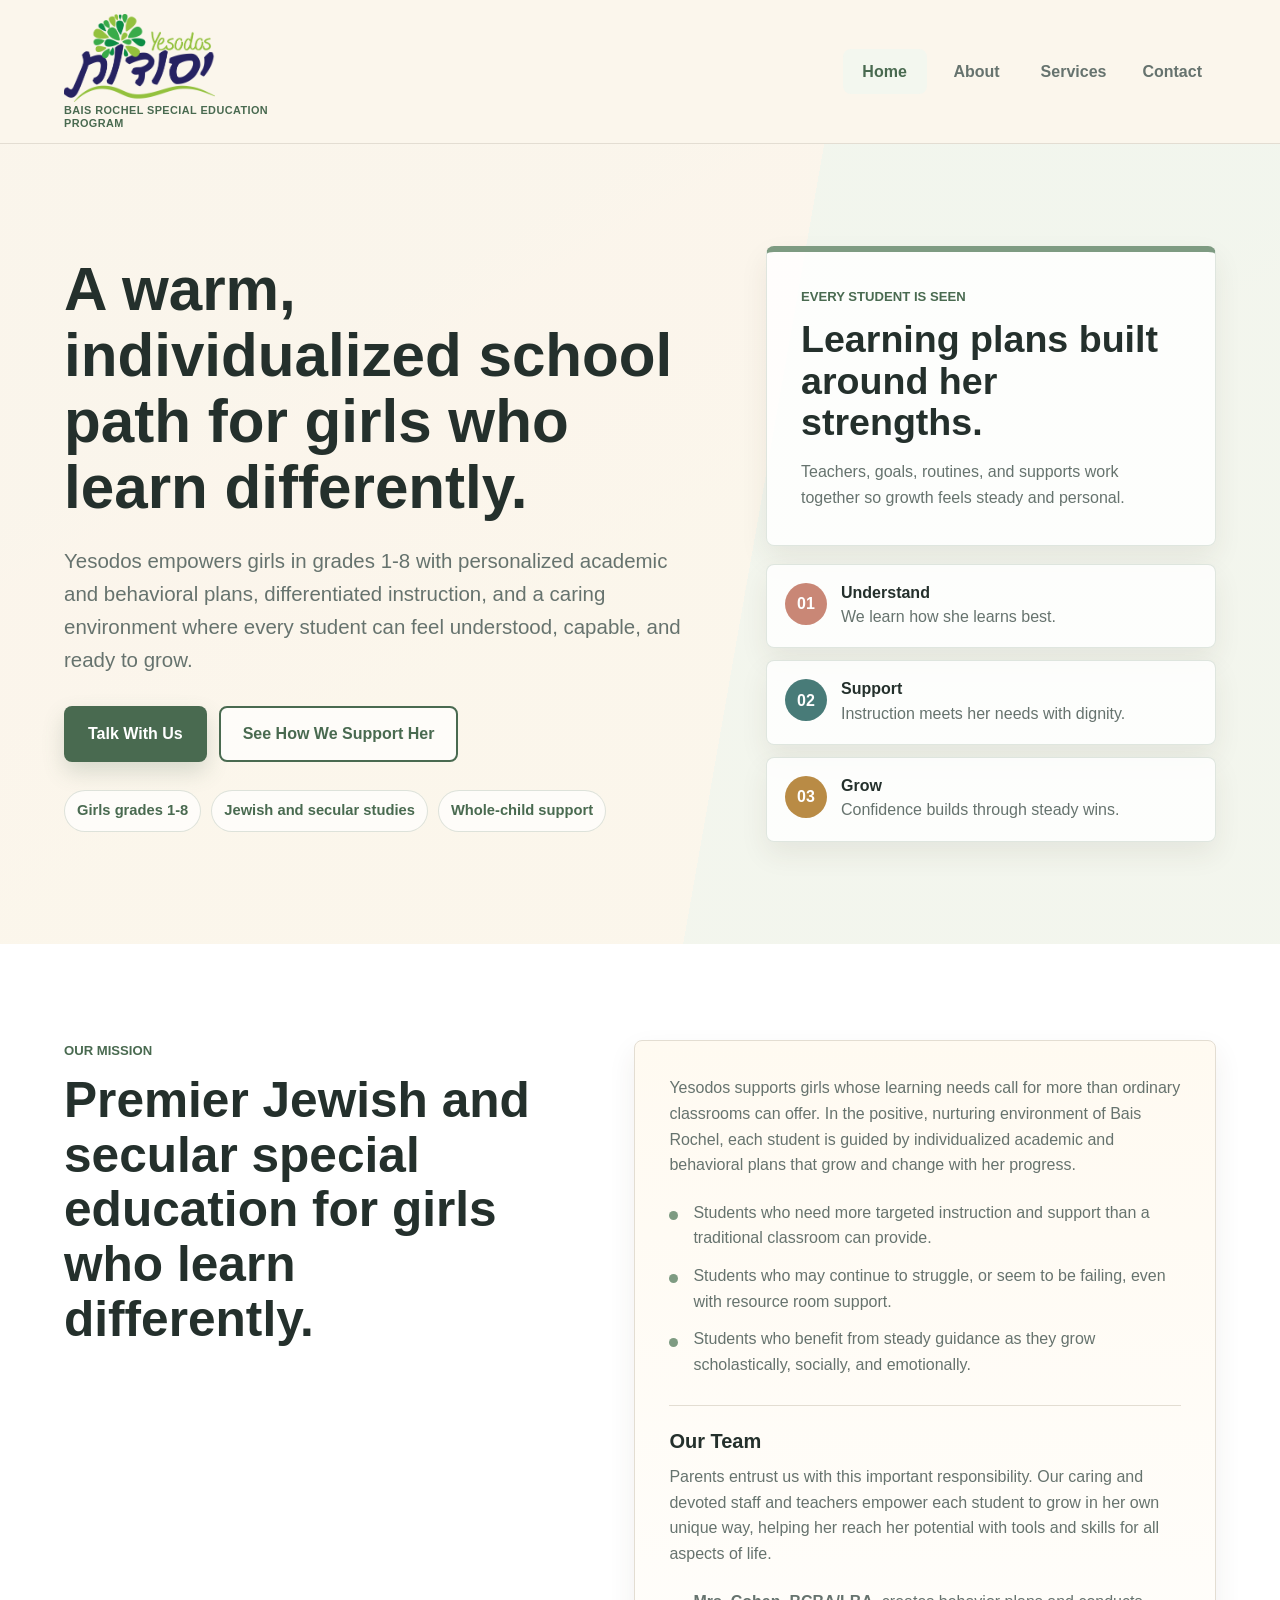
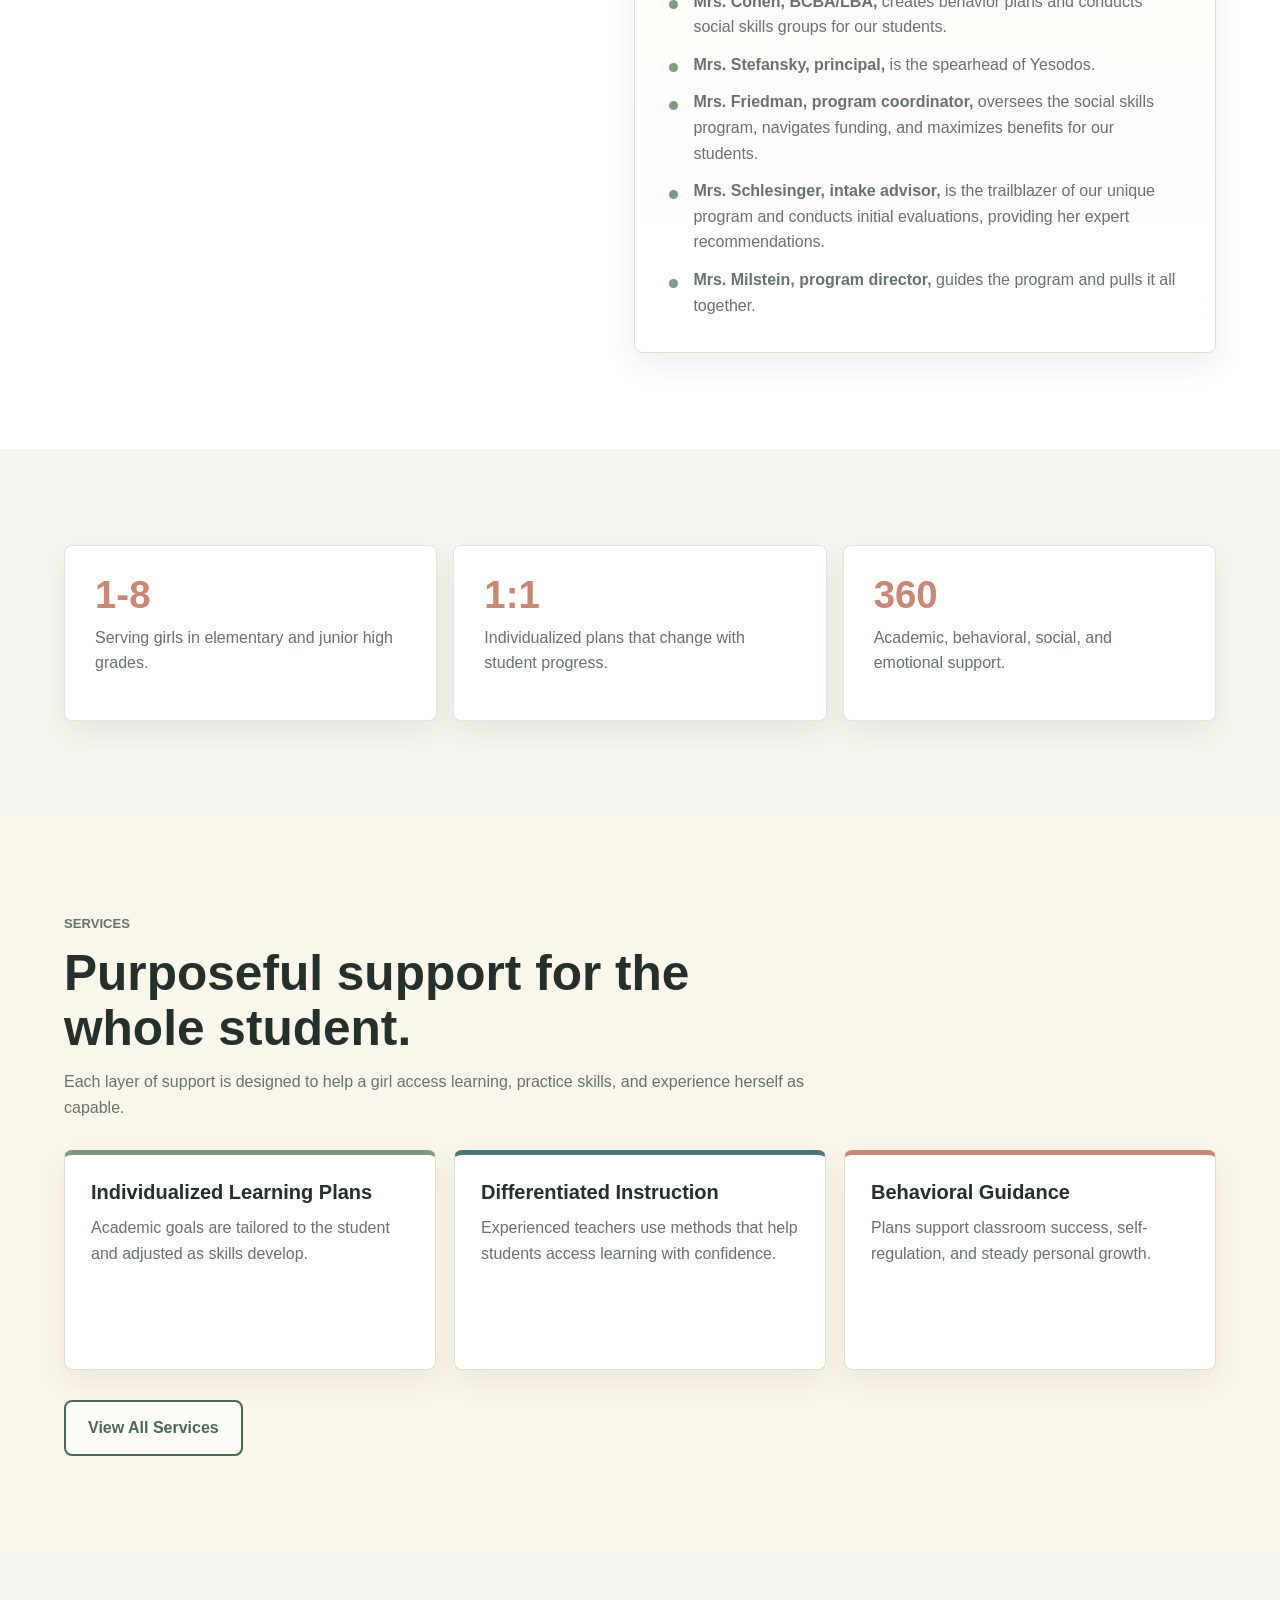
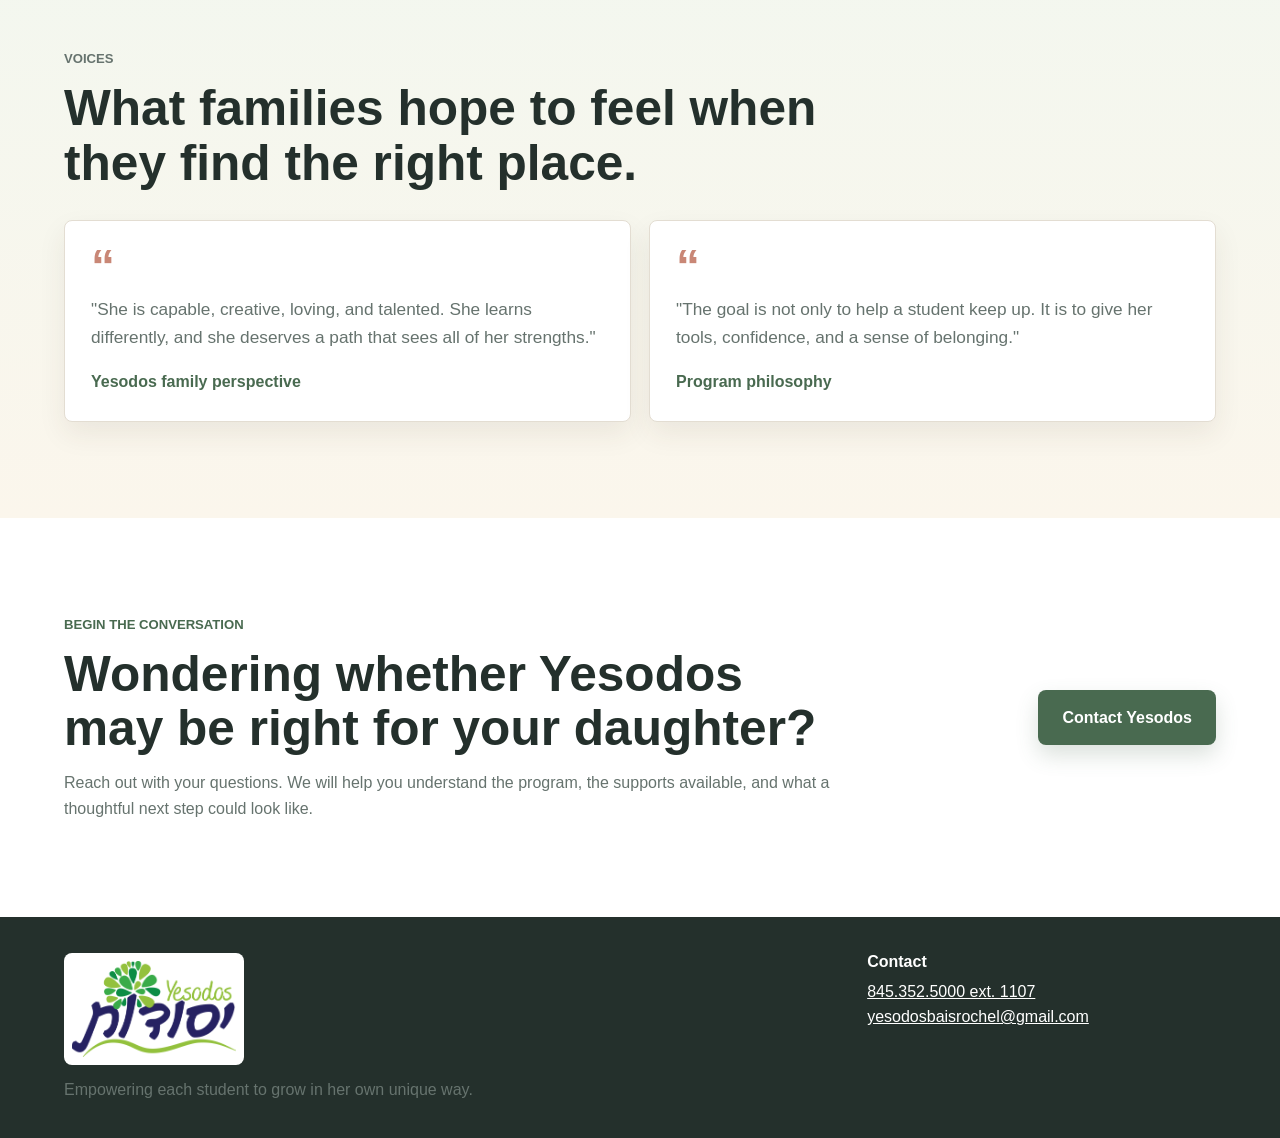
<file: index.html>
<!DOCTYPE html>
<html lang="en">
<head>
  <meta charset="UTF-8" />
  <meta name="viewport" content="width=device-width, initial-scale=1.0" />
  <meta name="description" content="Yesodos provides premier Jewish and secular special education for girls who learn differently in the nurturing environment of Bais Rochel." />
  <title>Yesodos | Specialized Education for Girls</title>
  <link rel="stylesheet" href="style.css" />
</head>
<body>
  <header class="site-header">
    <a class="brand" href="index.html" aria-label="Yesodos home">
      <img src="assets/YesodosLogo-final.png" alt="Yesodos" />
      <span>Bais Rochel Special Education Program</span>
    </a>
    <button class="nav-toggle" type="button" aria-expanded="false" aria-controls="site-nav">
      <span></span>
      <span></span>
      <span></span>
      <span class="sr-only">Menu</span>
    </button>
    <nav class="site-nav" id="site-nav" aria-label="Main navigation">
      <a href="index.html" aria-current="page">Home</a>
      <a href="about.html">About</a>
      <a href="services.html">Services</a>
      <a href="contact.html">Contact</a>
    </nav>
  </header>

  <main>
    <section class="hero home-hero">
      <div class="hero-content">
        <h1>A warm, individualized school path for girls who learn differently.</h1>
        <p class="hero-text">Yesodos empowers girls in grades 1-8 with personalized academic and behavioral plans, differentiated instruction, and a caring environment where every student can feel understood, capable, and ready to grow.</p>
        <div class="hero-actions">
          <a class="button primary" href="contact.html">Talk With Us</a>
          <a class="button secondary" href="services.html">See How We Support Her</a>
        </div>
        <div class="hero-trust" aria-label="Program highlights">
          <span>Girls grades 1-8</span>
          <span>Jewish and secular studies</span>
          <span>Whole-child support</span>
        </div>
      </div>
      <div class="hero-visual" aria-label="Yesodos support model">
        <div class="care-card main-care-card">
          <p class="eyebrow">Every student is seen</p>
          <h2>Learning plans built around her strengths.</h2>
          <p>Teachers, goals, routines, and supports work together so growth feels steady and personal.</p>
        </div>
        <div class="care-path">
          <div>
            <span>01</span>
            <strong>Understand</strong>
            <p>We learn how she learns best.</p>
          </div>
          <div>
            <span>02</span>
            <strong>Support</strong>
            <p>Instruction meets her needs with dignity.</p>
          </div>
          <div>
            <span>03</span>
            <strong>Grow</strong>
            <p>Confidence builds through steady wins.</p>
          </div>
        </div>
      </div>
    </section>

    <section class="section split mission-section">
      <div>
        <p class="eyebrow">Our Mission</p>
        <h2>Premier Jewish and secular special education for girls who learn differently.</h2>
      </div>
      <div class="mission-copy">
        <p>Yesodos supports girls whose learning needs call for more than ordinary classrooms can offer. In the positive, nurturing environment of Bais Rochel, each student is guided by individualized academic and behavioral plans that grow and change with her progress.</p>
        <ul class="warm-list">
          <li>Students who need more targeted instruction and support than a traditional classroom can provide.</li>
          <li>Students who may continue to struggle, or seem to be failing, even with resource room support.</li>
          <li>Students who benefit from steady guidance as they grow scholastically, socially, and emotionally.</li>
        </ul>
        <div class="mission-team">
          <h3>Our Team</h3>
          <p>Parents entrust us with this important responsibility. Our caring and devoted staff and teachers empower each student to grow in her own unique way, helping her reach her potential with tools and skills for all aspects of life.</p>
          <ul class="warm-list">
            <li><strong>Mrs. Cohen, BCBA/LBA,</strong> creates behavior plans and conducts social skills groups for our students.</li>
            <li><strong>Mrs. Stefansky, principal,</strong> is the spearhead of Yesodos.</li>
            <li><strong>Mrs. Friedman, program coordinator,</strong> oversees the social skills program, navigates funding, and maximizes benefits for our students.</li>
            <li><strong>Mrs. Schlesinger, intake advisor,</strong> is the trailblazer of our unique program and conducts initial evaluations, providing her expert recommendations.</li>
            <li><strong>Mrs. Milstein, program director,</strong> guides the program and pulls it all together.</li>
          </ul>
        </div>
      </div>
    </section>

    <section class="section feature-band">
      <div class="feature">
        <span>1-8</span>
        <p>Serving girls in elementary and junior high grades.</p>
      </div>
      <div class="feature">
        <span>1:1</span>
        <p>Individualized plans that change with student progress.</p>
      </div>
      <div class="feature">
        <span>360</span>
        <p>Academic, behavioral, social, and emotional support.</p>
      </div>
    </section>

    <section class="section services-preview">
      <div class="section-heading">
        <p class="eyebrow">Services</p>
        <h2>Purposeful support for the whole student.</h2>
        <p>Each layer of support is designed to help a girl access learning, practice skills, and experience herself as capable.</p>
      </div>
      <div class="card-grid">
        <article class="service-card">
          <h3>Individualized Learning Plans</h3>
          <p>Academic goals are tailored to the student and adjusted as skills develop.</p>
        </article>
        <article class="service-card">
          <h3>Differentiated Instruction</h3>
          <p>Experienced teachers use methods that help students access learning with confidence.</p>
        </article>
        <article class="service-card">
          <h3>Behavioral Guidance</h3>
          <p>Plans support classroom success, self-regulation, and steady personal growth.</p>
        </article>
      </div>
      <div class="centered-action">
        <a class="button secondary" href="services.html">View All Services</a>
      </div>
    </section>

    <section class="section testimonials">
      <div class="section-heading">
        <p class="eyebrow">Voices</p>
        <h2>What families hope to feel when they find the right place.</h2>
      </div>
      <div class="testimonial-grid">
        <blockquote>
          <p>"She is capable, creative, loving, and talented. She learns differently, and she deserves a path that sees all of her strengths."</p>
          <cite>Yesodos family perspective</cite>
        </blockquote>
        <blockquote>
          <p>"The goal is not only to help a student keep up. It is to give her tools, confidence, and a sense of belonging."</p>
          <cite>Program philosophy</cite>
        </blockquote>
      </div>
    </section>

    <section class="section closing-cta">
      <div>
        <p class="eyebrow">Begin the Conversation</p>
        <h2>Wondering whether Yesodos may be right for your daughter?</h2>
        <p>Reach out with your questions. We will help you understand the program, the supports available, and what a thoughtful next step could look like.</p>
      </div>
      <a class="button primary" href="contact.html">Contact Yesodos</a>
    </section>
  </main>

  <footer class="site-footer">
    <div>
      <img src="assets/YesodosLogo-final.png" alt="Yesodos" />
      <p>Empowering each student to grow in her own unique way.</p>
    </div>
    <div>
      <h2>Contact</h2>
      <p><a href="tel:18453525000">845.352.5000 ext. 1107</a></p>
      <p><a href="mailto:yesodosbaisrochel@gmail.com">yesodosbaisrochel@gmail.com</a></p>
    </div>
  </footer>

  <script src="script.js"></script>
</body>
</html>
</file>
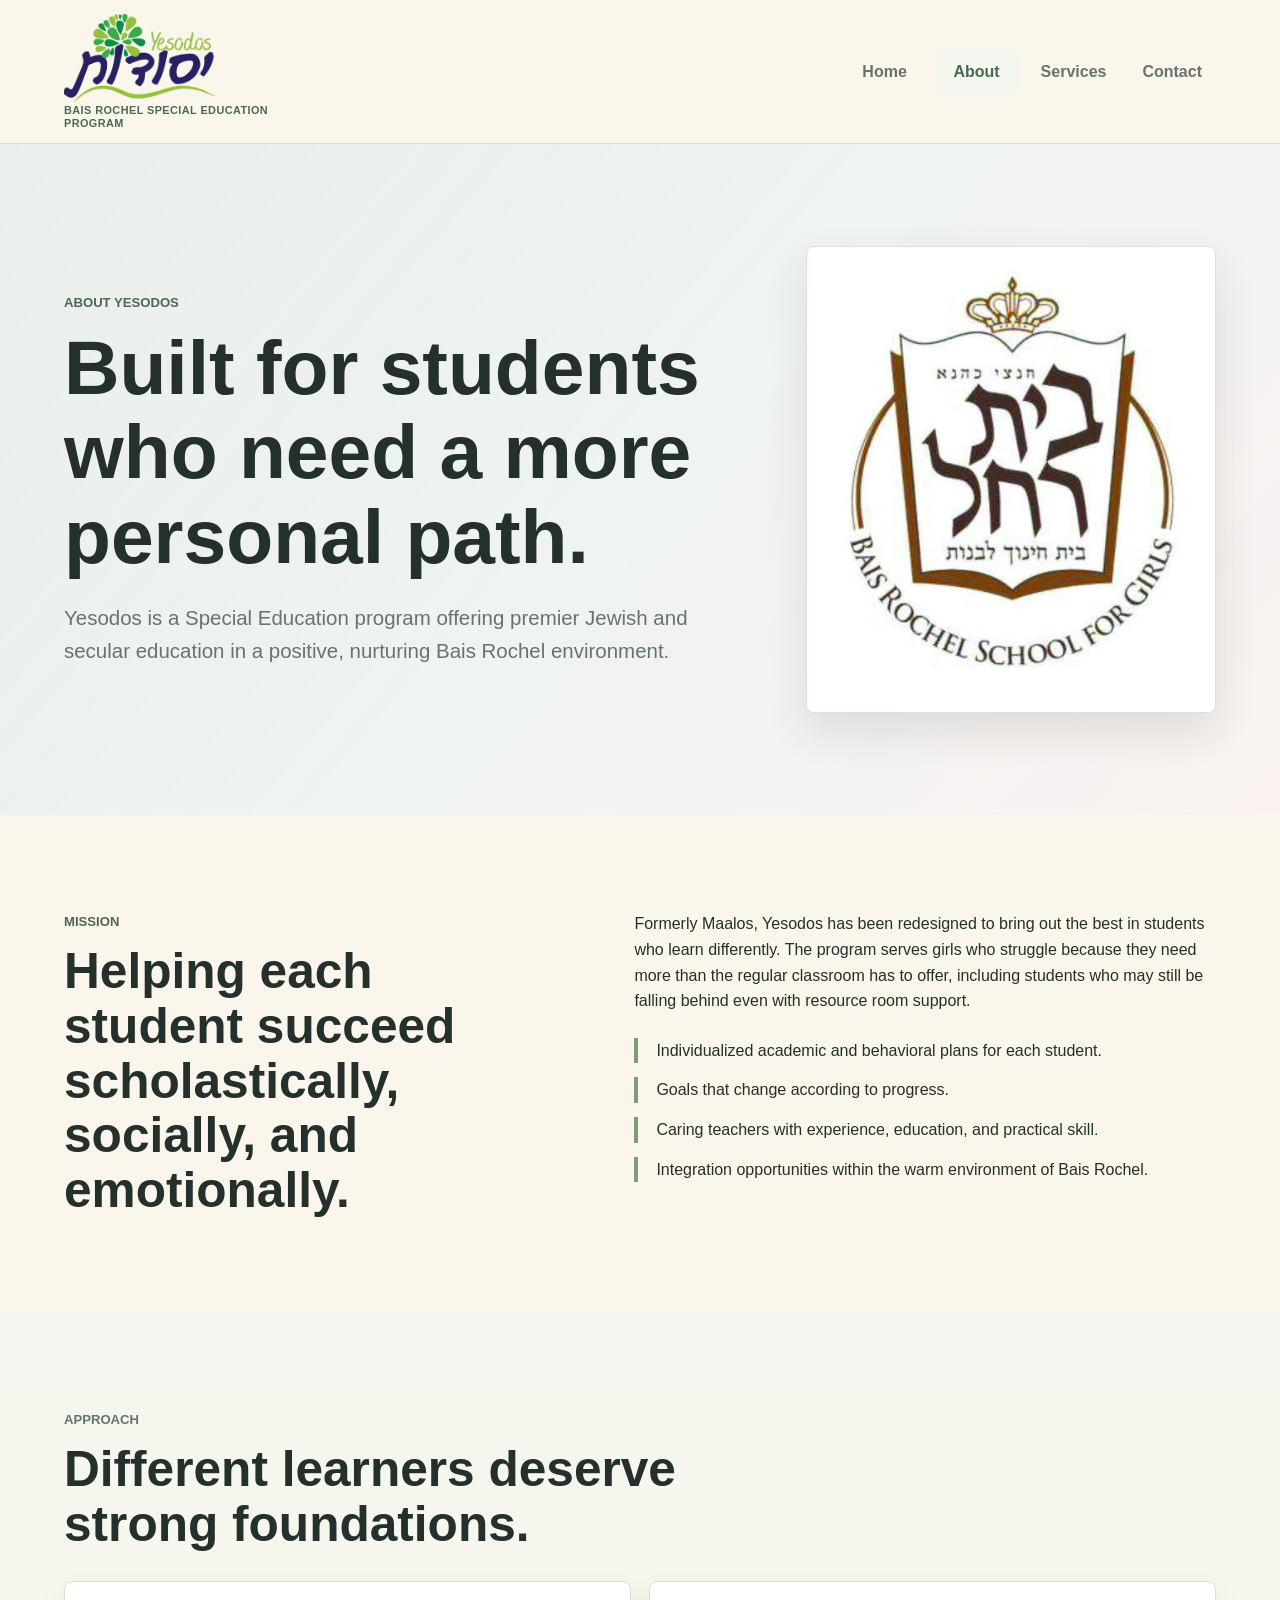
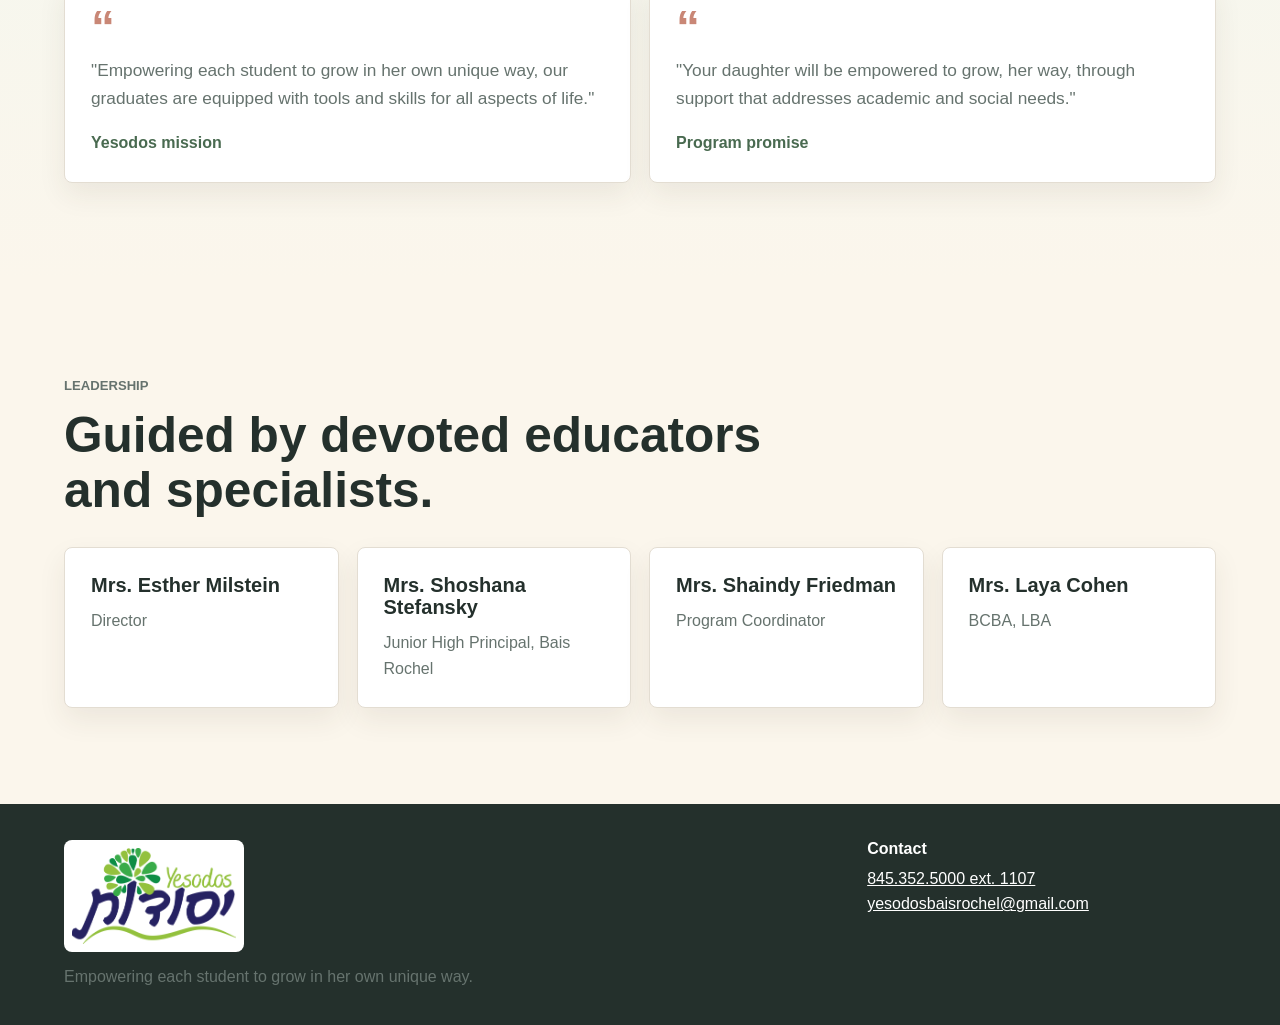
<file: about.html>
<!DOCTYPE html>
<html lang="en">
<head>
  <meta charset="UTF-8" />
  <meta name="viewport" content="width=device-width, initial-scale=1.0" />
  <meta name="description" content="Learn about the Yesodos mission, approach, and leadership team." />
  <title>About | Yesodos</title>
  <link rel="stylesheet" href="style.css" />
</head>
<body>
  <header class="site-header">
    <a class="brand" href="index.html" aria-label="Yesodos home">
      <img src="assets/YesodosLogo-final.png" alt="Yesodos" />
      <span>Bais Rochel Special Education Program</span>
    </a>
    <button class="nav-toggle" type="button" aria-expanded="false" aria-controls="site-nav">
      <span></span>
      <span></span>
      <span></span>
      <span class="sr-only">Menu</span>
    </button>
    <nav class="site-nav" id="site-nav" aria-label="Main navigation">
      <a href="index.html">Home</a>
      <a href="about.html" aria-current="page">About</a>
      <a href="services.html">Services</a>
      <a href="contact.html">Contact</a>
    </nav>
  </header>

  <main>
    <section class="hero page-hero">
      <div class="hero-content">
        <p class="eyebrow">About Yesodos</p>
        <h1>Built for students who need a more personal path.</h1>
        <p class="hero-text">Yesodos is a Special Education program offering premier Jewish and secular education in a positive, nurturing Bais Rochel environment.</p>
      </div>
      <div class="image-panel">
        <img src="assets/flyer-student.jpg" alt="Bais Rochel School for Girls" />
      </div>
    </section>

    <section class="section split">
      <div>
        <p class="eyebrow">Mission</p>
        <h2>Helping each student succeed scholastically, socially, and emotionally.</h2>
      </div>
      <div>
        <p>Formerly Maalos, Yesodos has been redesigned to bring out the best in students who learn differently. The program serves girls who struggle because they need more than the regular classroom has to offer, including students who may still be falling behind even with resource room support.</p>
        <ul class="values-list">
          <li>Individualized academic and behavioral plans for each student.</li>
          <li>Goals that change according to progress.</li>
          <li>Caring teachers with experience, education, and practical skill.</li>
          <li>Integration opportunities within the warm environment of Bais Rochel.</li>
        </ul>
      </div>
    </section>

    <section class="section testimonials">
      <div class="section-heading">
        <p class="eyebrow">Approach</p>
        <h2>Different learners deserve strong foundations.</h2>
      </div>
      <div class="testimonial-grid">
        <blockquote>
          <p>"Empowering each student to grow in her own unique way, our graduates are equipped with tools and skills for all aspects of life."</p>
          <cite>Yesodos mission</cite>
        </blockquote>
        <blockquote>
          <p>"Your daughter will be empowered to grow, her way, through support that addresses academic and social needs."</p>
          <cite>Program promise</cite>
        </blockquote>
      </div>
    </section>

    <section class="section">
      <div class="section-heading">
        <p class="eyebrow">Leadership</p>
        <h2>Guided by devoted educators and specialists.</h2>
      </div>
      <div class="staff-list">
        <article class="staff-card">
          <h3>Mrs. Esther Milstein</h3>
          <p>Director</p>
        </article>
        <article class="staff-card">
          <h3>Mrs. Shoshana Stefansky</h3>
          <p>Junior High Principal, Bais Rochel</p>
        </article>
        <article class="staff-card">
          <h3>Mrs. Shaindy Friedman</h3>
          <p>Program Coordinator</p>
        </article>
        <article class="staff-card">
          <h3>Mrs. Laya Cohen</h3>
          <p>BCBA, LBA</p>
        </article>
      </div>
    </section>
  </main>

  <footer class="site-footer">
    <div>
      <img src="assets/YesodosLogo-final.png" alt="Yesodos" />
      <p>Empowering each student to grow in her own unique way.</p>
    </div>
    <div>
      <h2>Contact</h2>
      <p><a href="tel:18453525000">845.352.5000 ext. 1107</a></p>
      <p><a href="mailto:yesodosbaisrochel@gmail.com">yesodosbaisrochel@gmail.com</a></p>
    </div>
  </footer>

  <script src="script.js"></script>
</body>
</html>
</file>
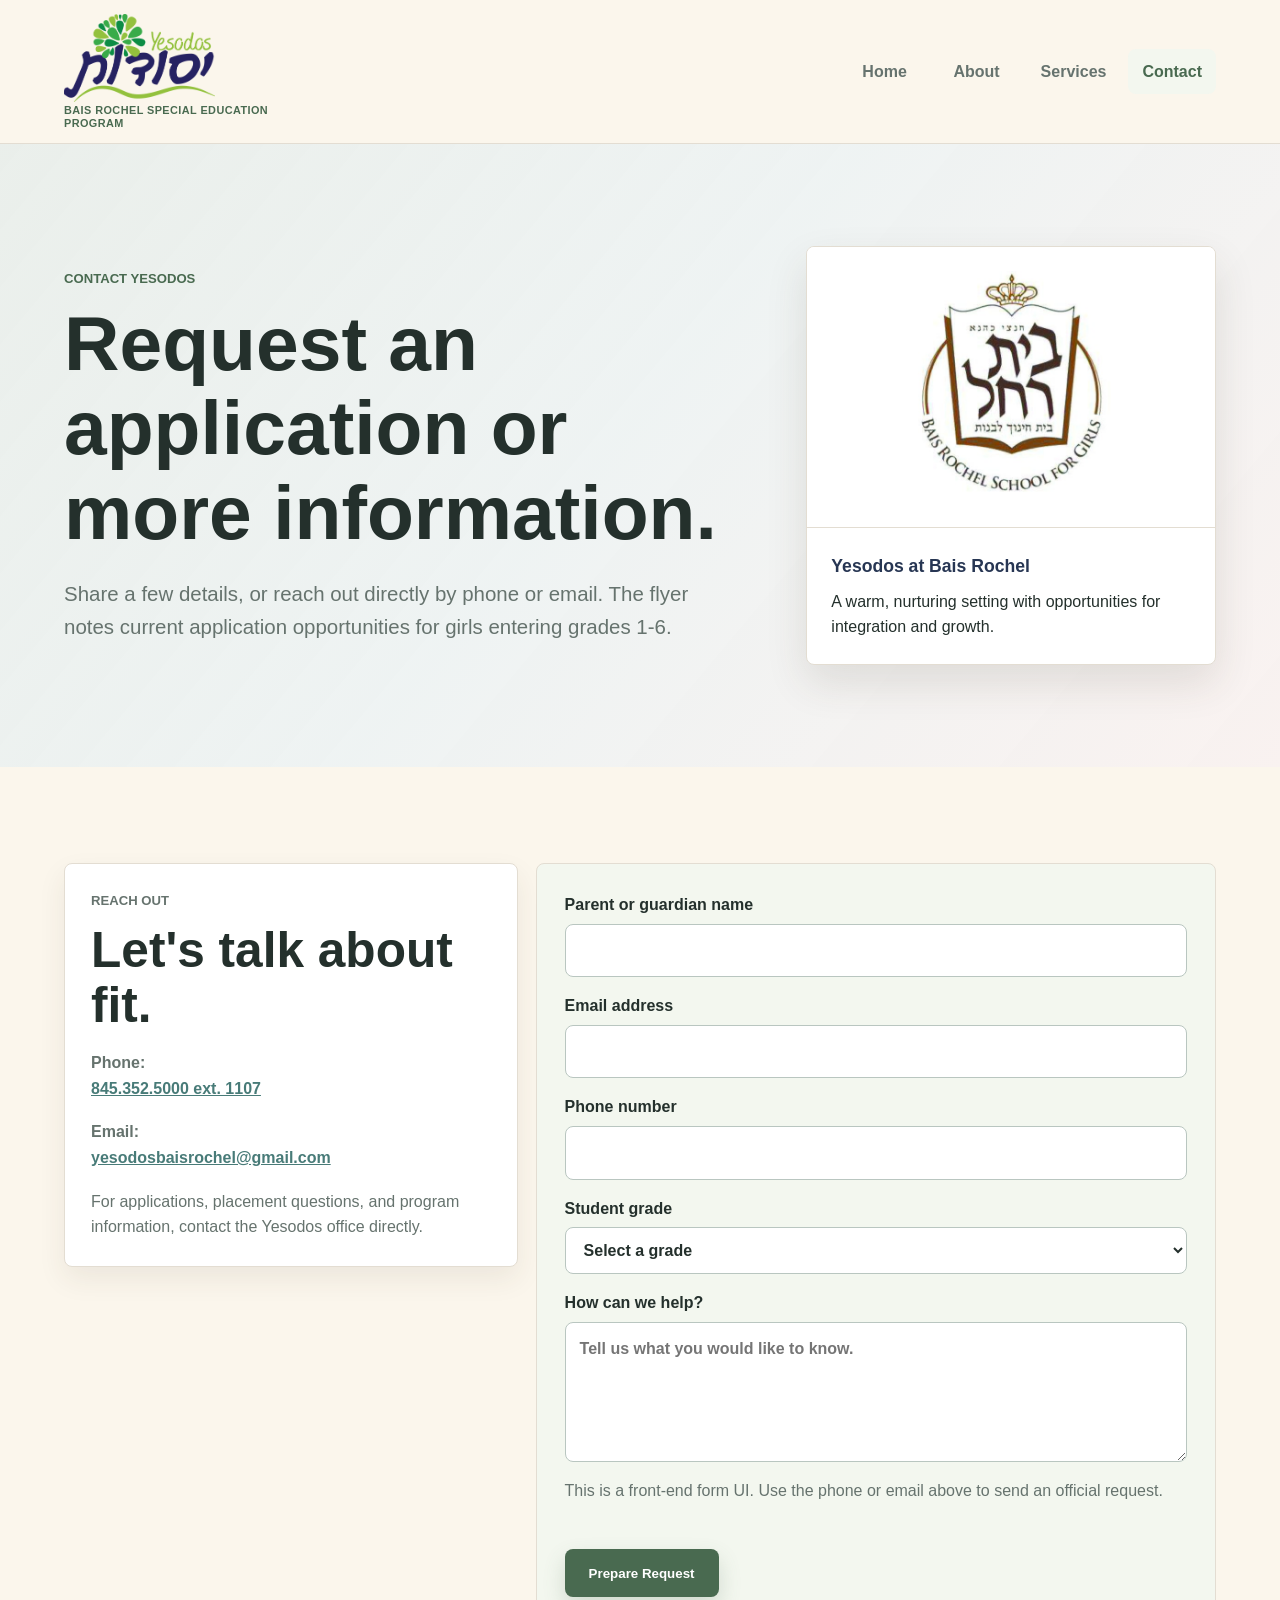
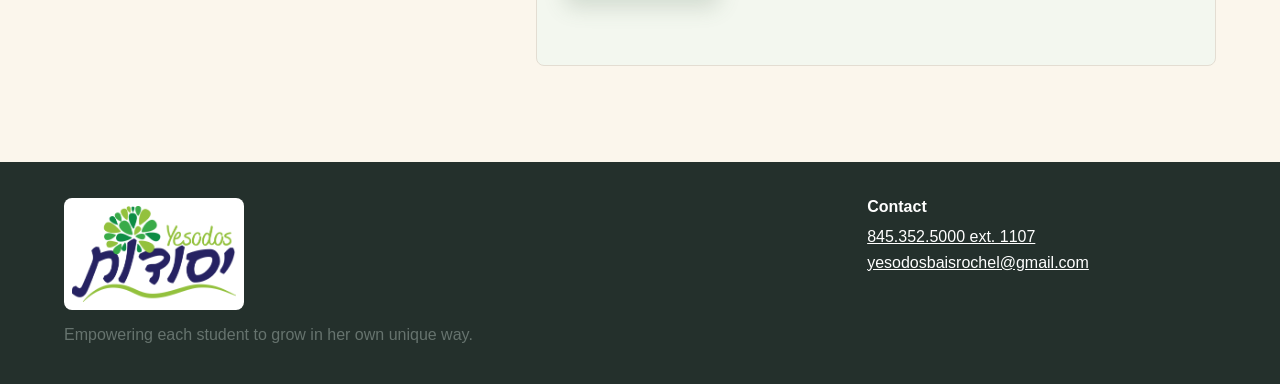
<file: contact.html>
<!DOCTYPE html>
<html lang="en">
<head>
  <meta charset="UTF-8" />
  <meta name="viewport" content="width=device-width, initial-scale=1.0" />
  <meta name="description" content="Contact Yesodos to request an application or more information." />
  <title>Contact | Yesodos</title>
  <link rel="stylesheet" href="style.css" />
</head>
<body>
  <header class="site-header">
    <a class="brand" href="index.html" aria-label="Yesodos home">
      <img src="assets/YesodosLogo-final.png" alt="Yesodos" />
      <span>Bais Rochel Special Education Program</span>
    </a>
    <button class="nav-toggle" type="button" aria-expanded="false" aria-controls="site-nav">
      <span></span>
      <span></span>
      <span></span>
      <span class="sr-only">Menu</span>
    </button>
    <nav class="site-nav" id="site-nav" aria-label="Main navigation">
      <a href="index.html">Home</a>
      <a href="about.html">About</a>
      <a href="services.html">Services</a>
      <a href="contact.html" aria-current="page">Contact</a>
    </nav>
  </header>

  <main>
    <section class="hero page-hero">
      <div class="hero-content">
        <p class="eyebrow">Contact Yesodos</p>
        <h1>Request an application or more information.</h1>
        <p class="hero-text">Share a few details, or reach out directly by phone or email. The flyer notes current application opportunities for girls entering grades 1-6.</p>
      </div>
      <div class="hero-card">
        <img src="assets/flyer-student.jpg" alt="Bais Rochel School for Girls" />
        <div>
          <strong>Yesodos at Bais Rochel</strong>
          <p>A warm, nurturing setting with opportunities for integration and growth.</p>
        </div>
      </div>
    </section>

    <section class="section contact-grid">
      <aside class="contact-panel">
        <div>
          <p class="eyebrow">Reach Out</p>
          <h2>Let's talk about fit.</h2>
        </div>
        <p><strong>Phone:</strong><br /><a href="tel:18453525000">845.352.5000 ext. 1107</a></p>
        <p><strong>Email:</strong><br /><a href="mailto:yesodosbaisrochel@gmail.com">yesodosbaisrochel@gmail.com</a></p>
        <p>For applications, placement questions, and program information, contact the Yesodos office directly.</p>
      </aside>

      <form class="contact-form" action="#" method="post">
        <label>
          Parent or guardian name
          <input type="text" name="name" autocomplete="name" required />
        </label>
        <label>
          Email address
          <input type="email" name="email" autocomplete="email" required />
        </label>
        <label>
          Phone number
          <input type="tel" name="phone" autocomplete="tel" />
        </label>
        <label>
          Student grade
          <select name="grade">
            <option value="">Select a grade</option>
            <option>Entering grade 1</option>
            <option>Entering grade 2</option>
            <option>Entering grade 3</option>
            <option>Entering grade 4</option>
            <option>Entering grade 5</option>
            <option>Entering grade 6</option>
            <option>Grades 7-8 inquiry</option>
          </select>
        </label>
        <label>
          How can we help?
          <textarea name="message" placeholder="Tell us what you would like to know."></textarea>
        </label>
        <p class="form-note">This is a front-end form UI. Use the phone or email above to send an official request.</p>
        <div class="form-actions">
          <button class="button primary" type="submit">Prepare Request</button>
        </div>
        <p class="form-message" role="status" aria-live="polite"></p>
      </form>
    </section>
  </main>

  <footer class="site-footer">
    <div>
      <img src="assets/YesodosLogo-final.png" alt="Yesodos" />
      <p>Empowering each student to grow in her own unique way.</p>
    </div>
    <div>
      <h2>Contact</h2>
      <p><a href="tel:18453525000">845.352.5000 ext. 1107</a></p>
      <p><a href="mailto:yesodosbaisrochel@gmail.com">yesodosbaisrochel@gmail.com</a></p>
    </div>
  </footer>

  <script src="script.js"></script>
</body>
</html>
</file>
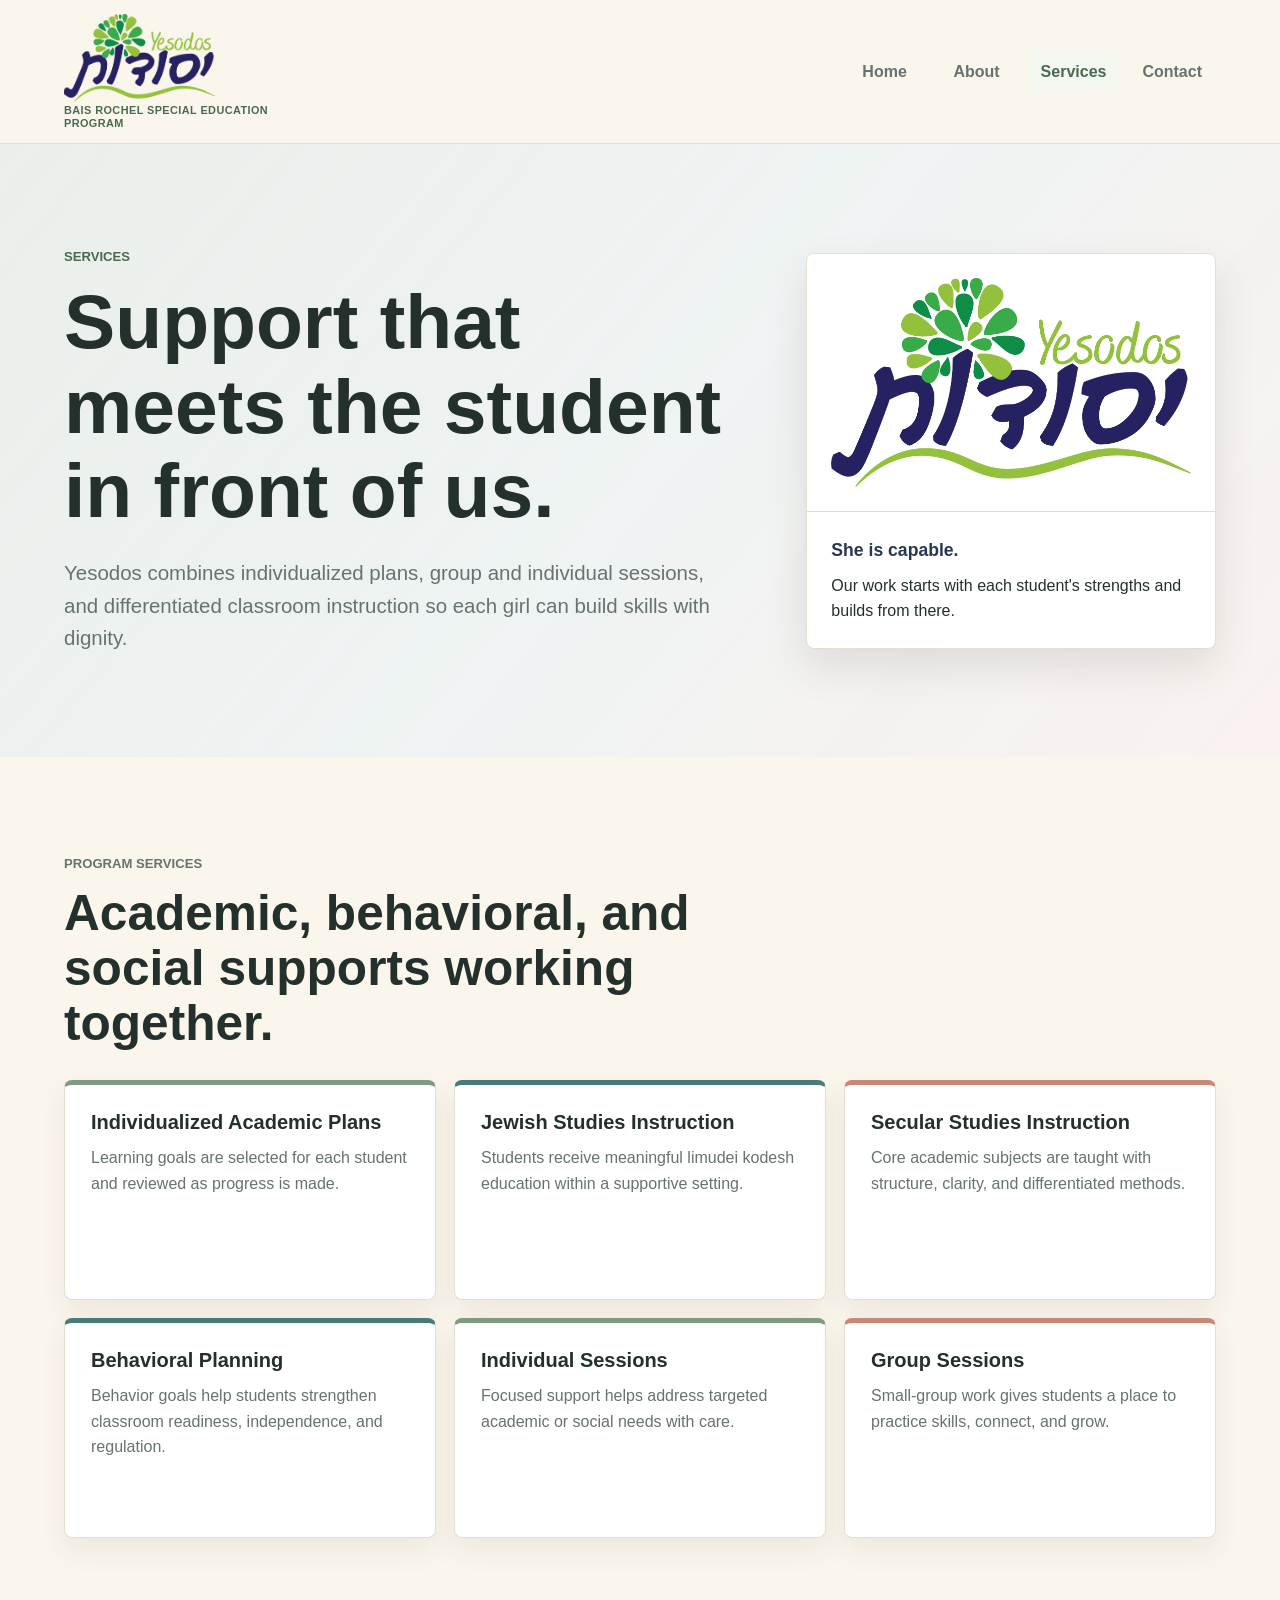
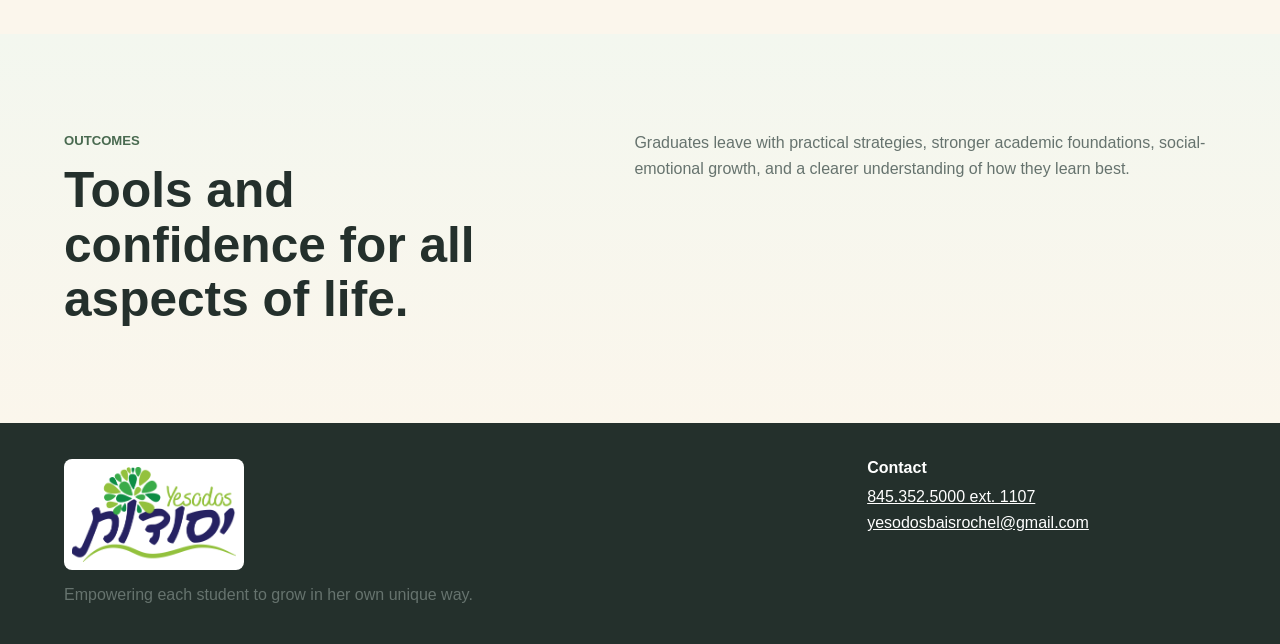
<file: services.html>
<!DOCTYPE html>
<html lang="en">
<head>
  <meta charset="UTF-8" />
  <meta name="viewport" content="width=device-width, initial-scale=1.0" />
  <meta name="description" content="Explore Yesodos services for individualized academics, behavior support, and student growth." />
  <title>Services | Yesodos</title>
  <link rel="stylesheet" href="style.css" />
</head>
<body>
  <header class="site-header">
    <a class="brand" href="index.html" aria-label="Yesodos home">
      <img src="assets/YesodosLogo-final.png" alt="Yesodos" />
      <span>Bais Rochel Special Education Program</span>
    </a>
    <button class="nav-toggle" type="button" aria-expanded="false" aria-controls="site-nav">
      <span></span>
      <span></span>
      <span></span>
      <span class="sr-only">Menu</span>
    </button>
    <nav class="site-nav" id="site-nav" aria-label="Main navigation">
      <a href="index.html">Home</a>
      <a href="about.html">About</a>
      <a href="services.html" aria-current="page">Services</a>
      <a href="contact.html">Contact</a>
    </nav>
  </header>

  <main>
    <section class="hero page-hero">
      <div class="hero-content">
        <p class="eyebrow">Services</p>
        <h1>Support that meets the student in front of us.</h1>
        <p class="hero-text">Yesodos combines individualized plans, group and individual sessions, and differentiated classroom instruction so each girl can build skills with dignity.</p>
      </div>
      <div class="hero-card">
        <img src="assets/YesodosLogo-final.png" alt="Yesodos" />
        <div>
          <strong>She is capable.</strong>
          <p>Our work starts with each student's strengths and builds from there.</p>
        </div>
      </div>
    </section>

    <section class="section">
      <div class="section-heading">
        <p class="eyebrow">Program Services</p>
        <h2>Academic, behavioral, and social supports working together.</h2>
      </div>
      <div class="card-grid">
        <article class="service-card">
          <h3>Individualized Academic Plans</h3>
          <p>Learning goals are selected for each student and reviewed as progress is made.</p>
        </article>
        <article class="service-card">
          <h3>Jewish Studies Instruction</h3>
          <p>Students receive meaningful limudei kodesh education within a supportive setting.</p>
        </article>
        <article class="service-card">
          <h3>Secular Studies Instruction</h3>
          <p>Core academic subjects are taught with structure, clarity, and differentiated methods.</p>
        </article>
        <article class="service-card">
          <h3>Behavioral Planning</h3>
          <p>Behavior goals help students strengthen classroom readiness, independence, and regulation.</p>
        </article>
        <article class="service-card">
          <h3>Individual Sessions</h3>
          <p>Focused support helps address targeted academic or social needs with care.</p>
        </article>
        <article class="service-card">
          <h3>Group Sessions</h3>
          <p>Small-group work gives students a place to practice skills, connect, and grow.</p>
        </article>
      </div>
    </section>

    <section class="section split testimonials">
      <div>
        <p class="eyebrow">Outcomes</p>
        <h2>Tools and confidence for all aspects of life.</h2>
      </div>
      <p>Graduates leave with practical strategies, stronger academic foundations, social-emotional growth, and a clearer understanding of how they learn best.</p>
    </section>
  </main>

  <footer class="site-footer">
    <div>
      <img src="assets/YesodosLogo-final.png" alt="Yesodos" />
      <p>Empowering each student to grow in her own unique way.</p>
    </div>
    <div>
      <h2>Contact</h2>
      <p><a href="tel:18453525000">845.352.5000 ext. 1107</a></p>
      <p><a href="mailto:yesodosbaisrochel@gmail.com">yesodosbaisrochel@gmail.com</a></p>
    </div>
  </footer>

  <script src="script.js"></script>
</body>
</html>
</file>
<file: style.css>
:root {
  --ink: #24302c;
  --muted: #66736e;
  --line: #e3ddd2;
  --paper: #ffffff;
  --cream: #fbf6ec;
  --warm: #f5ecdc;
  --soft: #f3f7ef;
  --sage: #7e9b82;
  --sage-dark: #496a50;
  --aqua: #487b78;
  --rose: #c98776;
  --gold: #b98b45;
  --navy: #273653;
  --shadow: 0 18px 42px rgba(67, 55, 39, 0.12);
  --soft-shadow: 0 12px 28px rgba(67, 55, 39, 0.08);
}

* {
  box-sizing: border-box;
}

html {
  scroll-behavior: smooth;
}

body {
  margin: 0;
  color: var(--ink);
  font-family: Arial, Helvetica, sans-serif;
  line-height: 1.6;
  background: var(--cream);
}

img {
  display: block;
  max-width: 100%;
}

a {
  color: inherit;
}

.sr-only {
  position: absolute;
  width: 1px;
  height: 1px;
  padding: 0;
  margin: -1px;
  overflow: hidden;
  clip: rect(0, 0, 0, 0);
  white-space: nowrap;
  border: 0;
}

.site-header {
  position: sticky;
  top: 0;
  z-index: 20;
  display: flex;
  align-items: center;
  justify-content: space-between;
  gap: 24px;
  min-height: 108px;
  padding: 14px clamp(18px, 5vw, 72px);
  background: rgba(251, 246, 236, 0.94);
  border-bottom: 1px solid var(--line);
  backdrop-filter: blur(12px);
}

.brand {
  display: grid;
  align-items: center;
  gap: 2px;
  width: min(245px, 56vw);
  text-decoration: none;
}

.brand img {
  width: 100%;
  max-height: 88px;
  object-fit: contain;
  object-position: left center;
}

.brand span {
  color: var(--sage-dark);
  font-size: 0.68rem;
  font-weight: 900;
  letter-spacing: 0.04em;
  line-height: 1.15;
  text-transform: uppercase;
}

.site-nav {
  display: flex;
  align-items: center;
  gap: 8px;
}

.site-nav a {
  min-width: 84px;
  padding: 10px 14px;
  text-align: center;
  color: var(--muted);
  font-weight: 700;
  text-decoration: none;
  border-radius: 8px;
  transition: background 160ms ease, color 160ms ease;
}

.site-nav a:hover,
.site-nav a[aria-current="page"] {
  color: var(--sage-dark);
  background: var(--soft);
}

.nav-toggle {
  display: none;
  width: 44px;
  height: 44px;
  padding: 10px;
  border: 1px solid var(--line);
  border-radius: 8px;
  background: var(--paper);
}

.nav-toggle span:not(.sr-only) {
  display: block;
  width: 100%;
  height: 2px;
  margin: 5px 0;
  background: var(--ink);
}

.hero {
  position: relative;
  overflow: hidden;
  display: grid;
  grid-template-columns: minmax(0, 1.25fr) minmax(280px, 0.75fr);
  align-items: center;
  gap: clamp(28px, 6vw, 72px);
  min-height: calc(100vh - 78px);
  padding: clamp(54px, 8vw, 104px) clamp(18px, 5vw, 72px);
  background:
    linear-gradient(130deg, rgba(126, 155, 130, 0.16), rgba(72, 123, 120, 0.09) 48%, rgba(201, 135, 118, 0.11)),
    var(--paper);
}

.home-hero {
  grid-template-columns: minmax(0, 1.05fr) minmax(320px, 0.75fr);
  justify-content: center;
  min-height: clamp(620px, calc(88vh - 78px), 820px);
  background:
    linear-gradient(100deg, rgba(251, 246, 236, 0.98) 0 58%, rgba(243, 247, 239, 0.92) 58% 100%),
    linear-gradient(150deg, rgba(126, 155, 130, 0.22), rgba(201, 135, 118, 0.11));
}

.page-hero {
  min-height: 48vh;
  grid-template-columns: minmax(0, 0.9fr) minmax(260px, 0.55fr);
}

.hero-content {
  position: relative;
  z-index: 1;
  max-width: 760px;
}

.eyebrow {
  margin: 0 0 12px;
  color: var(--sage-dark);
  font-size: 0.82rem;
  font-weight: 800;
  letter-spacing: 0;
  text-transform: uppercase;
}

h1,
h2,
h3 {
  margin: 0;
  line-height: 1.1;
  overflow-wrap: break-word;
}

h1 {
  max-width: 780px;
  font-size: clamp(2.35rem, 6vw, 5.35rem);
}

.home-hero h1 {
  max-width: 760px;
  font-size: clamp(2.25rem, 4.7vw, 4.6rem);
  font-weight: 900;
}

h2 {
  font-size: clamp(1.8rem, 4vw, 3.1rem);
}

h3 {
  font-size: 1.25rem;
}

p {
  margin: 0;
}

.hero-text {
  max-width: 700px;
  margin-top: 24px;
  color: var(--muted);
  font-size: clamp(1.05rem, 2.2vw, 1.28rem);
}

.hero-actions,
.centered-action,
.form-actions {
  display: flex;
  flex-wrap: wrap;
  gap: 12px;
  margin-top: 30px;
}

.button {
  display: inline-flex;
  align-items: center;
  justify-content: center;
  min-height: 48px;
  padding: 13px 22px;
  border: 2px solid transparent;
  border-radius: 8px;
  font-weight: 800;
  text-decoration: none;
  cursor: pointer;
  transition: transform 160ms ease, box-shadow 160ms ease, background 160ms ease, color 160ms ease;
}

.button:hover {
  transform: translateY(-1px);
}

.button.primary {
  color: white;
  background: var(--sage-dark);
  box-shadow: 0 10px 22px rgba(73, 106, 80, 0.2);
}

.button.secondary {
  color: var(--sage-dark);
  border-color: currentColor;
  background: rgba(255, 255, 255, 0.72);
}

.hero-trust {
  display: flex;
  flex-wrap: wrap;
  gap: 10px;
  margin-top: 28px;
}

.hero-trust span {
  padding: 8px 12px;
  border: 1px solid rgba(73, 106, 80, 0.18);
  border-radius: 999px;
  color: var(--sage-dark);
  font-size: 0.92rem;
  font-weight: 800;
  background: rgba(255, 255, 255, 0.68);
}

.hero-visual {
  position: relative;
  z-index: 1;
  display: grid;
  gap: 18px;
  align-self: center;
}

.care-card,
.care-path div {
  border: 1px solid rgba(126, 155, 130, 0.24);
  border-radius: 8px;
  background: rgba(255, 255, 255, 0.82);
  box-shadow: var(--soft-shadow);
}

.main-care-card {
  padding: clamp(24px, 4vw, 34px);
  border-top: 6px solid var(--sage);
}

.main-care-card h2 {
  font-size: clamp(1.55rem, 3vw, 2.35rem);
}

.main-care-card p:last-child {
  margin-top: 16px;
  color: var(--muted);
}

.care-path {
  display: grid;
  gap: 12px;
}

.care-path div {
  display: grid;
  grid-template-columns: auto 1fr;
  gap: 2px 14px;
  padding: 18px;
}

.care-path span {
  grid-row: span 2;
  display: inline-flex;
  align-items: center;
  justify-content: center;
  width: 42px;
  height: 42px;
  border-radius: 50%;
  color: white;
  font-weight: 900;
  background: var(--rose);
}

.care-path div:nth-child(2) span {
  background: var(--aqua);
}

.care-path div:nth-child(3) span {
  background: var(--gold);
}

.care-path strong {
  line-height: 1.2;
}

.care-path p {
  color: var(--muted);
}

.hero-card,
.image-panel {
  overflow: hidden;
  border: 1px solid var(--line);
  border-radius: 8px;
  background: white;
  box-shadow: var(--shadow);
}

.hero-card img {
  width: 100%;
  max-height: 280px;
  object-fit: contain;
  padding: 24px;
  background: white;
}

.hero-card div {
  padding: 24px;
  border-top: 1px solid var(--line);
}

.hero-card strong {
  display: block;
  margin-bottom: 8px;
  color: var(--navy);
  font-size: 1.1rem;
}

.section {
  padding: clamp(52px, 8vw, 96px) clamp(18px, 5vw, 72px);
  background: var(--cream);
}

.split {
  display: grid;
  grid-template-columns: minmax(0, 0.85fr) minmax(0, 1fr);
  gap: clamp(28px, 6vw, 76px);
  align-items: start;
}

.split > p,
.mission-copy p,
.warm-list,
.section-heading p,
.service-card p,
.testimonial-grid p,
.feature p,
.staff-list p,
.contact-panel p,
.site-footer p,
.form-note {
  color: var(--muted);
}

.mission-section {
  background: var(--paper);
}

.mission-copy {
  padding: clamp(24px, 4vw, 34px);
  border: 1px solid var(--line);
  border-radius: 8px;
  background: linear-gradient(180deg, #fffaf1, #ffffff);
  box-shadow: var(--soft-shadow);
}

.warm-list {
  display: grid;
  gap: 12px;
  margin: 22px 0 0;
  padding: 0;
  list-style: none;
}

.warm-list li {
  position: relative;
  padding-left: 24px;
}

.warm-list li::before {
  content: "";
  position: absolute;
  top: 0.72em;
  left: 0;
  width: 9px;
  height: 9px;
  border-radius: 50%;
  background: var(--sage);
}

.mission-team {
  margin-top: 28px;
  padding-top: 24px;
  border-top: 1px solid var(--line);
}

.mission-team h3 {
  margin-bottom: 12px;
}

.feature-band {
  display: grid;
  grid-template-columns: repeat(3, minmax(0, 1fr));
  gap: 16px;
  background: var(--soft);
}

.feature {
  min-height: 176px;
  padding: 30px;
  border: 1px solid rgba(126, 155, 130, 0.24);
  border-radius: 8px;
  background: white;
  box-shadow: var(--soft-shadow);
}

.feature span {
  display: block;
  margin-bottom: 10px;
  color: var(--rose);
  font-size: 2.4rem;
  font-weight: 900;
  line-height: 1;
}

.section-heading {
  max-width: 760px;
  margin-bottom: 30px;
}

.section-heading h2 + p {
  margin-top: 14px;
}

.card-grid,
.testimonial-grid,
.staff-list,
.contact-grid {
  display: grid;
  grid-template-columns: repeat(3, minmax(0, 1fr));
  gap: 18px;
}

.service-card,
blockquote,
.contact-panel,
.staff-card {
  padding: 26px;
  border: 1px solid var(--line);
  border-radius: 8px;
  background: white;
  box-shadow: var(--soft-shadow);
}

.service-card {
  min-height: 220px;
  border-top: 5px solid var(--sage);
}

.service-card:nth-child(2n) {
  border-top-color: var(--aqua);
}

.service-card:nth-child(3n) {
  border-top-color: var(--rose);
}

.service-card p,
.staff-card p {
  margin-top: 12px;
}

.testimonials {
  background: linear-gradient(180deg, var(--soft), var(--cream));
}

.testimonial-grid {
  grid-template-columns: repeat(2, minmax(0, 1fr));
}

blockquote {
  margin: 0;
  position: relative;
}

blockquote::before {
  content: "\201C";
  display: block;
  margin-bottom: 8px;
  color: var(--rose);
  font-size: 3rem;
  font-weight: 900;
  line-height: 0.85;
}

blockquote p {
  font-size: 1.08rem;
}

cite {
  display: block;
  margin-top: 18px;
  color: var(--sage-dark);
  font-style: normal;
  font-weight: 800;
}

.closing-cta {
  display: grid;
  grid-template-columns: minmax(0, 1fr) auto;
  gap: 28px;
  align-items: center;
  background: var(--paper);
}

.closing-cta > div {
  max-width: 790px;
}

.closing-cta p:last-child {
  margin-top: 14px;
  color: var(--muted);
}

.image-panel img {
  width: 100%;
  height: 100%;
  min-height: 280px;
  object-fit: contain;
  padding: 24px;
  background: white;
}

.values-list {
  display: grid;
  gap: 14px;
  margin-top: 24px;
  padding: 0;
  list-style: none;
}

.values-list li {
  padding-left: 18px;
  border-left: 4px solid var(--sage);
}

.staff-list {
  grid-template-columns: repeat(4, minmax(0, 1fr));
}

.contact-grid {
  grid-template-columns: minmax(0, 0.8fr) minmax(0, 1.2fr);
  align-items: start;
}

.contact-panel {
  display: grid;
  gap: 18px;
}

.contact-panel a {
  color: var(--aqua);
  font-weight: 800;
}

.contact-form {
  display: grid;
  gap: 16px;
  padding: 28px;
  border: 1px solid var(--line);
  border-radius: 8px;
  background: var(--soft);
}

label {
  display: grid;
  gap: 6px;
  color: var(--ink);
  font-weight: 800;
}

input,
select,
textarea {
  width: 100%;
  padding: 13px 14px;
  border: 1px solid #b9c6c0;
  border-radius: 8px;
  color: var(--ink);
  font: inherit;
  background: white;
}

textarea {
  min-height: 140px;
  resize: vertical;
}

.form-message {
  min-height: 24px;
  color: var(--sage-dark);
  font-weight: 800;
}

.site-footer {
  display: grid;
  grid-template-columns: minmax(0, 1fr) minmax(220px, 0.45fr);
  gap: 28px;
  padding: 36px clamp(18px, 5vw, 72px);
  color: white;
  background: #24302c;
}

.site-footer img {
  width: 180px;
  margin-bottom: 12px;
  padding: 8px;
  border-radius: 8px;
  background: white;
}

.site-footer h2 {
  margin-bottom: 8px;
  font-size: 1rem;
}

.site-footer a {
  color: white;
}

@media (max-width: 860px) {
  .site-header {
    min-height: 94px;
  }

  .nav-toggle {
    display: block;
  }

  .site-nav {
    position: absolute;
    top: 100%;
    right: 18px;
    left: 18px;
    display: none;
    flex-direction: column;
    align-items: stretch;
    padding: 12px;
    border: 1px solid var(--line);
    border-radius: 8px;
    background: white;
    box-shadow: var(--shadow);
  }

  .site-nav.is-open {
    display: flex;
  }

  .site-nav a {
    min-width: 0;
    text-align: left;
  }

  .hero,
  .home-hero,
  .page-hero,
  .split,
  .contact-grid,
  .site-footer,
  .closing-cta {
    grid-template-columns: 1fr;
  }

  .hero,
  .page-hero {
    min-height: auto;
    padding-top: 46px;
  }

  .home-hero {
    min-height: auto;
  }

  .feature-band,
  .card-grid,
  .testimonial-grid,
  .staff-list {
    grid-template-columns: 1fr;
  }
}

@media (max-width: 520px) {
  .brand {
    width: min(210px, 62vw);
  }

  .brand img {
    max-height: 74px;
  }

  .brand span {
    font-size: 0.58rem;
  }

  h1 {
    font-size: 2.28rem;
  }

  .home-hero h1 {
    font-size: 1.78rem;
    line-height: 1.18;
  }

  .hero-actions,
  .centered-action,
  .form-actions {
    flex-direction: column;
  }

  .button {
    width: 100%;
  }

  .feature,
  .service-card,
  blockquote,
  .main-care-card,
  .care-path div,
  .contact-panel,
  .staff-card,
  .contact-form {
    padding: 22px;
  }

  .hero-trust span {
    width: 100%;
  }
}
</file>
